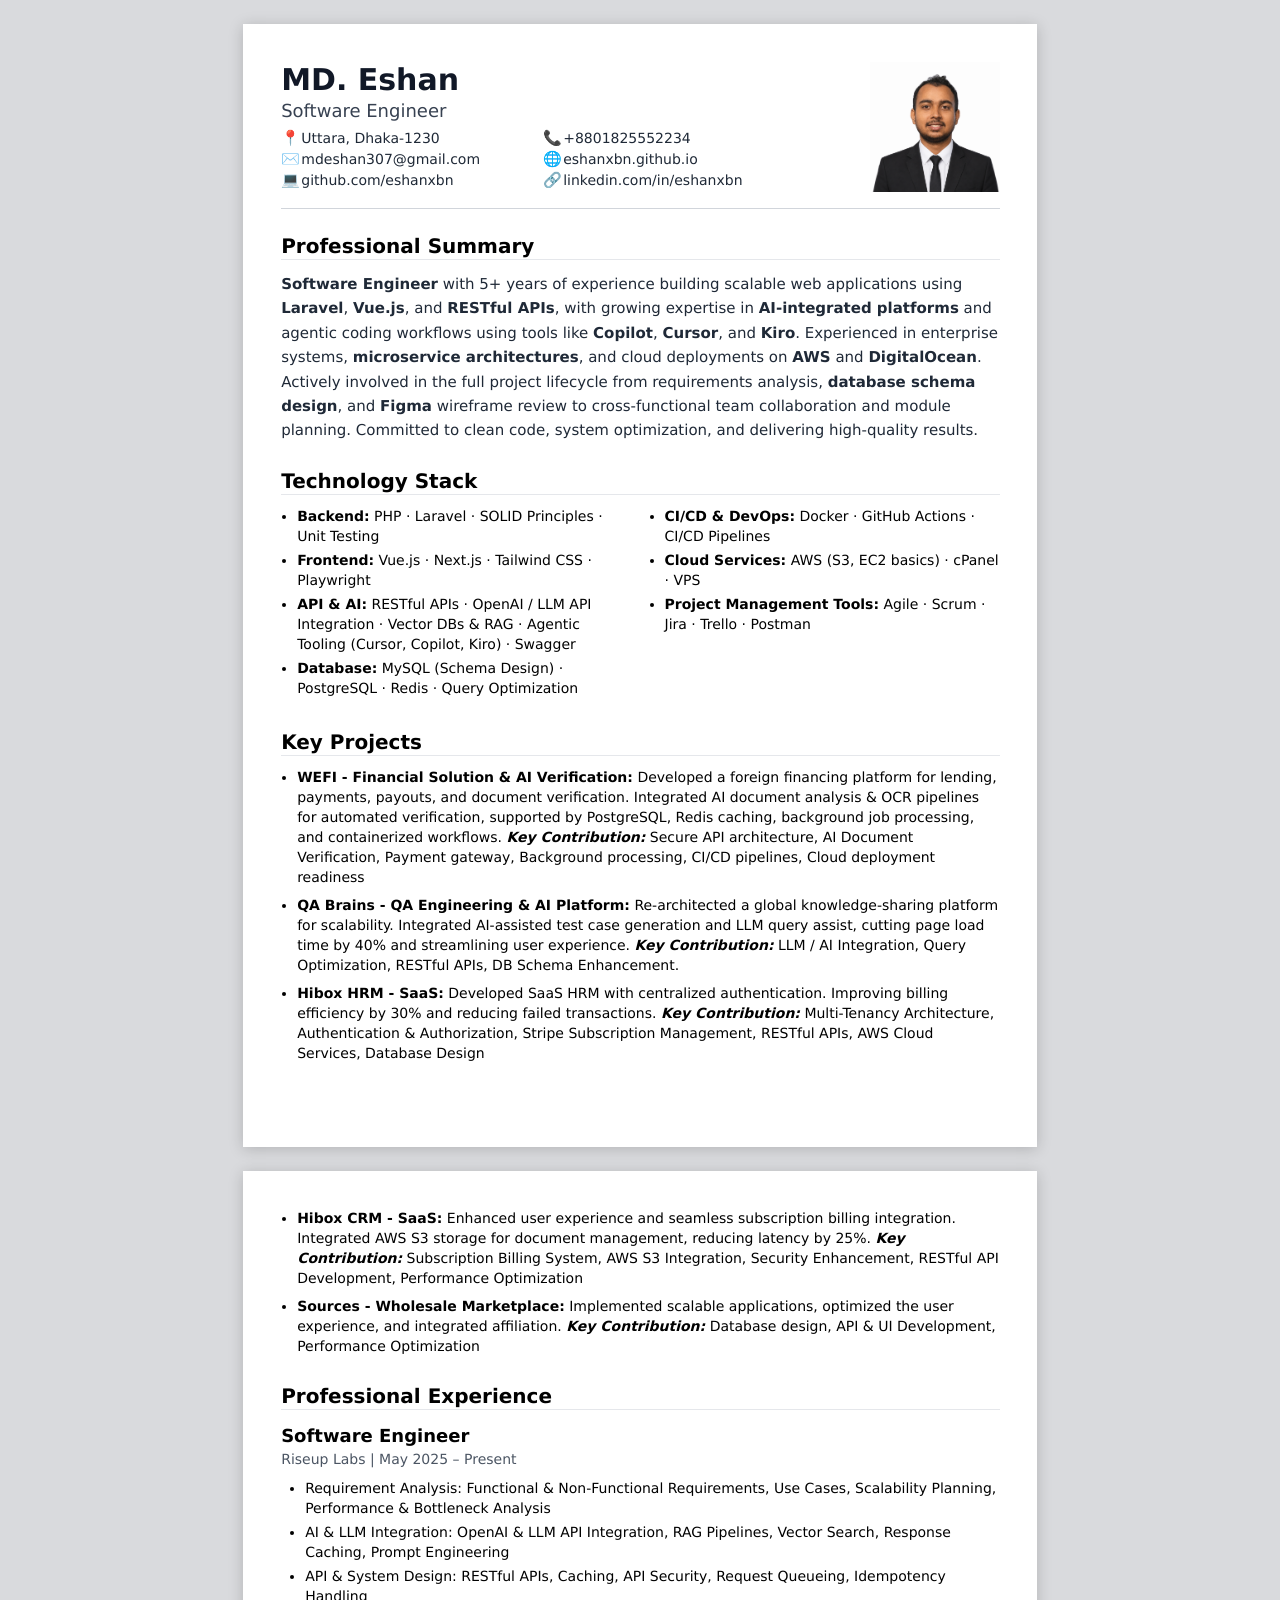
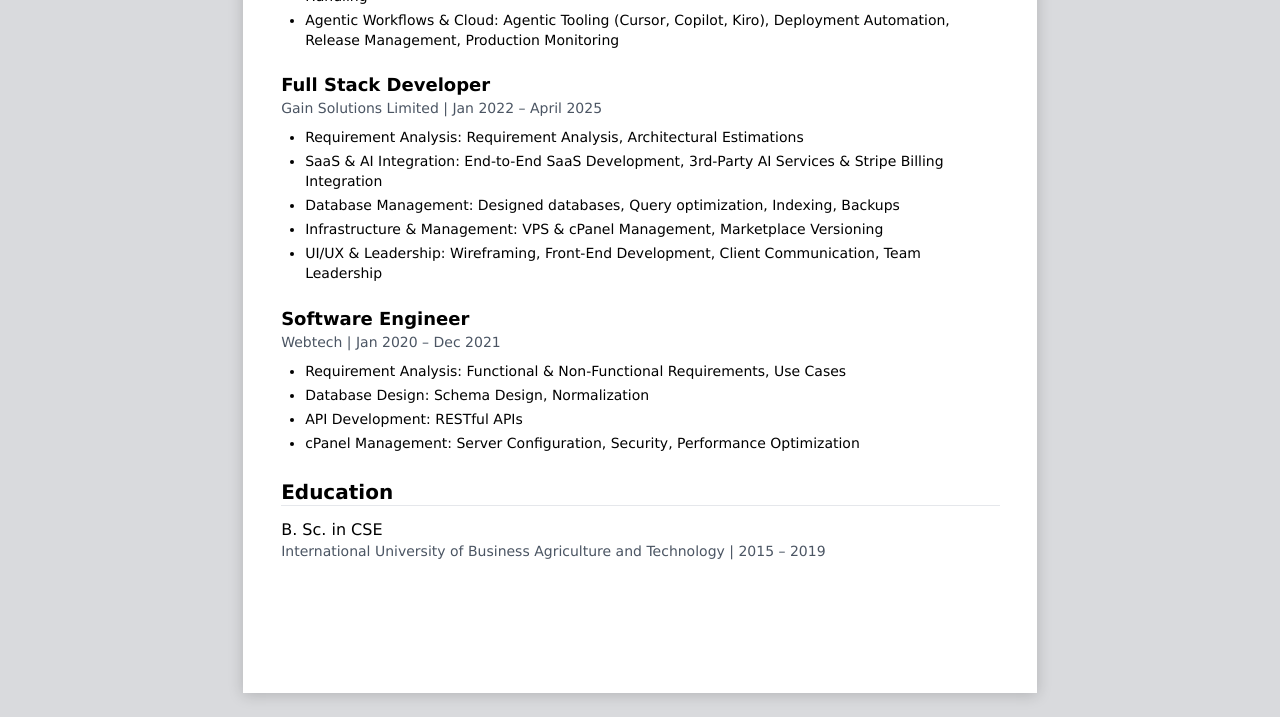
<file: cv-html/index.html>
<!DOCTYPE html>
<html lang="en">
<head>
<meta charset="utf-8">
<meta name="viewport" content="width=device-width, initial-scale=1">
<title>MD. ESHAN</title>
<link rel="stylesheet" href="style.css">
</head>
<body>
<main>

  <!-- ============================ PAGE 1 ============================ -->
  <div class="page">

    <header class="masthead">
      <div class="identity">
        <h1>MD. Eshan</h1>
        <p class="role">Software Engineer</p>

        <ul class="contact">
          <li><span class="ico">&#128205;</span>Uttara, Dhaka-1230</li>
          <li><span class="ico">&#128222;</span>+8801825552234</li>
          <li><span class="ico">&#9993;&#65039;</span>mdeshan307@gmail.com</li>
          <li><span class="ico">&#127760;</span><a href="https://eshanxbn.github.io/">eshanxbn.github.io</a></li>
          <li><span class="ico">&#128187;</span><a href="https://github.com/eshanxbn">github.com/eshanxbn</a></li>
          <li><span class="ico">&#128279;</span><a href="https://www.linkedin.com/in/eshanxbn">linkedin.com/in/eshanxbn</a></li>
        </ul>
      </div>

      <img class="portrait" src="eshan.png" alt="MD. Eshan">
    </header>

    <section class="block summary" id="summary">
      <h2>Professional Summary</h2>
      <p><b>Software Engineer</b> with 5+ years of experience building scalable web applications using <b>Laravel</b>, <b>Vue.js</b>, and
        <b>RESTful APIs</b>, with growing expertise in <b>AI-integrated platforms</b> and agentic coding workflows using tools
        like <b>Copilot</b>, <b>Cursor</b>, and <b>Kiro</b>. Experienced in enterprise systems, <b>microservice architectures</b>, and cloud
        deployments on <b>AWS</b> and <b>DigitalOcean</b>.</p>
      <p>Actively involved in the full project lifecycle from requirements analysis, <b>database schema design</b>, and <b>Figma</b>
        wireframe review to cross-functional team collaboration and module planning. Committed to clean code,
        system optimization, and delivering high-quality results.</p>
    </section>

    <section class="block" id="stack">
      <h2>Technology Stack</h2>
      <div class="stack">
        <ul>
          <li><b>Backend:</b> PHP &middot; Laravel &middot; SOLID Principles &middot; Unit Testing</li>
          <li><b>Frontend:</b> Vue.js &middot; Next.js &middot; Tailwind CSS &middot; Playwright</li>
          <li><b>API &amp; AI:</b> RESTful APIs &middot; OpenAI / LLM API Integration &middot; Vector DBs &amp; RAG &middot; Agentic Tooling (Cursor, Copilot, Kiro) &middot; Swagger</li>
          <li><b>Database:</b> MySQL (Schema Design) &middot; PostgreSQL &middot; Redis &middot; Query Optimization</li>
        </ul>
        <ul>
          <li><b>CI/CD &amp; DevOps:</b> Docker &middot; GitHub Actions &middot; CI/CD Pipelines</li>
          <li><b>Cloud Services:</b> AWS (S3, EC2 basics) &middot; cPanel &middot; VPS</li>
          <li><b>Project Management Tools:</b> Agile &middot; Scrum &middot; Jira &middot; Trello &middot; Postman</li>
        </ul>
      </div>
    </section>

    <section class="block" id="projects">
      <h2>Key Projects</h2>
      <ul class="projects">
        <li><b>WEFI - Financial Solution &amp; AI Verification:</b> Developed a foreign financing platform for lending,
          payments, payouts, and document verification. Integrated AI document analysis &amp; OCR pipelines for automated
          verification, supported by PostgreSQL, Redis caching, background job processing, and containerized workflows.
          <b><i>Key Contribution:</i></b> Secure API architecture, AI Document Verification, Payment gateway, Background processing, CI/CD
          pipelines, Cloud deployment readiness</li>
        <li><b>QA Brains - QA Engineering &amp; AI Platform:</b> Re-architected a global knowledge-sharing
          platform for scalability. Integrated AI-assisted test case generation and LLM query assist, cutting page load time by
          40% and streamlining user experience.
          <b><i>Key Contribution:</i></b> LLM / AI Integration, Query Optimization, RESTful APIs, DB Schema Enhancement.</li>
        <li><b>Hibox HRM - SaaS:</b> Developed SaaS HRM with centralized
          authentication. Improving billing efficiency by 30% and reducing
          failed transactions.
          <b><i>Key Contribution:</i></b> Multi-Tenancy Architecture,
          Authentication &amp; Authorization, Stripe Subscription
          Management, RESTful APIs, AWS Cloud Services, Database Design</li>
      </ul>
    </section>

  </div>

  <!-- ============================ PAGE 2 ============================ -->
  <div class="page">

    <ul class="projects continued">
      <li><b>Hibox CRM - SaaS:</b> Enhanced user experience and seamless
        subscription billing integration. Integrated AWS S3 storage for document
        management, reducing latency by 25%.
        <b><i>Key Contribution:</i></b> Subscription Billing System,
        AWS S3 Integration, Security Enhancement,
        RESTful API Development, Performance Optimization</li>
      <li><b>Sources - Wholesale Marketplace:</b> Implemented scalable applications, optimized the
        user experience, and integrated affiliation.
        <b><i>Key Contribution:</i></b> Database design, API &amp; UI
        Development, Performance Optimization</li>
    </ul>

    <section class="block" id="experience">
      <h2>Professional Experience</h2>

      <h3>Software Engineer</h3>
      <p class="meta">Riseup Labs | May 2025 &ndash; Present</p>
      <ul class="duties">
        <li>Requirement Analysis: Functional &amp; Non-Functional Requirements, Use Cases, Scalability Planning, Performance &amp; Bottleneck Analysis</li>
        <li>AI &amp; LLM Integration: OpenAI &amp; LLM API Integration, RAG Pipelines, Vector Search, Response Caching, Prompt Engineering</li>
        <li>API &amp; System Design: RESTful APIs, Caching, API Security, Request Queueing, Idempotency Handling</li>
        <li>Agentic Workflows &amp; Cloud: Agentic Tooling (Cursor, Copilot, Kiro), Deployment Automation, Release Management, Production Monitoring</li>
      </ul>

      <h3>Full Stack Developer</h3>
      <p class="meta">Gain Solutions Limited | Jan 2022 &ndash; April 2025</p>
      <ul class="duties">
        <li>Requirement Analysis: Requirement Analysis, Architectural Estimations</li>
        <li>SaaS &amp; AI Integration: End-to-End SaaS Development, 3rd-Party AI Services &amp; Stripe Billing Integration</li>
        <li>Database Management: Designed databases, Query optimization, Indexing, Backups</li>
        <li>Infrastructure &amp; Management: VPS &amp; cPanel Management, Marketplace Versioning</li>
        <li>UI/UX &amp; Leadership: Wireframing, Front-End Development, Client Communication, Team Leadership</li>
      </ul>

      <h3>Software Engineer</h3>
      <p class="meta">Webtech | Jan 2020 &ndash; Dec 2021</p>
      <ul class="duties">
        <li>Requirement Analysis: Functional &amp; Non-Functional Requirements, Use Cases</li>
        <li>Database Design: Schema Design, Normalization</li>
        <li>API Development: RESTful APIs</li>
        <li>cPanel Management: Server Configuration, Security, Performance Optimization</li>
      </ul>
    </section>

    <section class="block" id="education">
      <h2>Education</h2>
      <div class="education">
        <div>
          <h3 class="degree">B. Sc. in CSE</h3>
          <p class="meta">International University of Business Agriculture and Technology | 2015 &ndash; 2019</p>
        </div>
      </div>
    </section>

  </div>

</main>
<script>
  if (new URLSearchParams(window.location.search).get('print') === 'true') {
    window.addEventListener('load', () => {
      setTimeout(() => {
        window.print();
      }, 500);
    });
  }
</script>
</body>
</html>
</file>
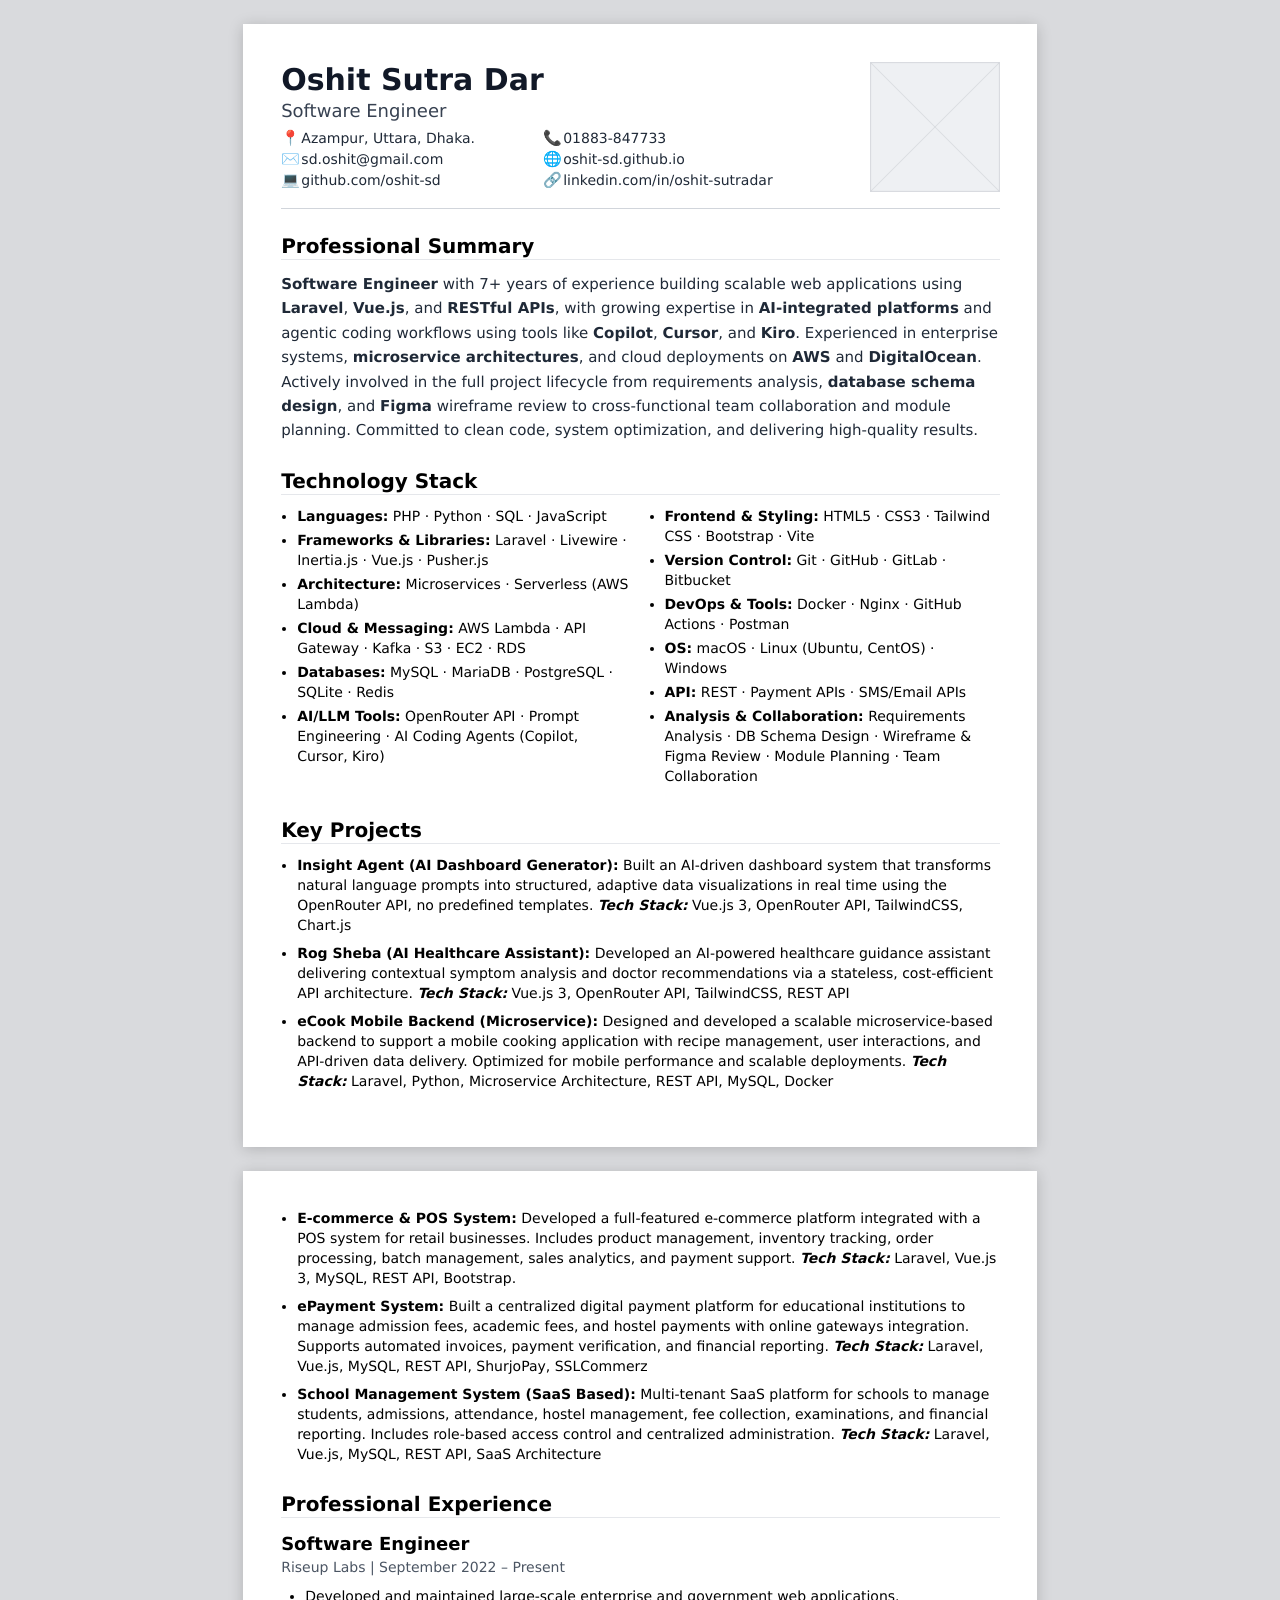
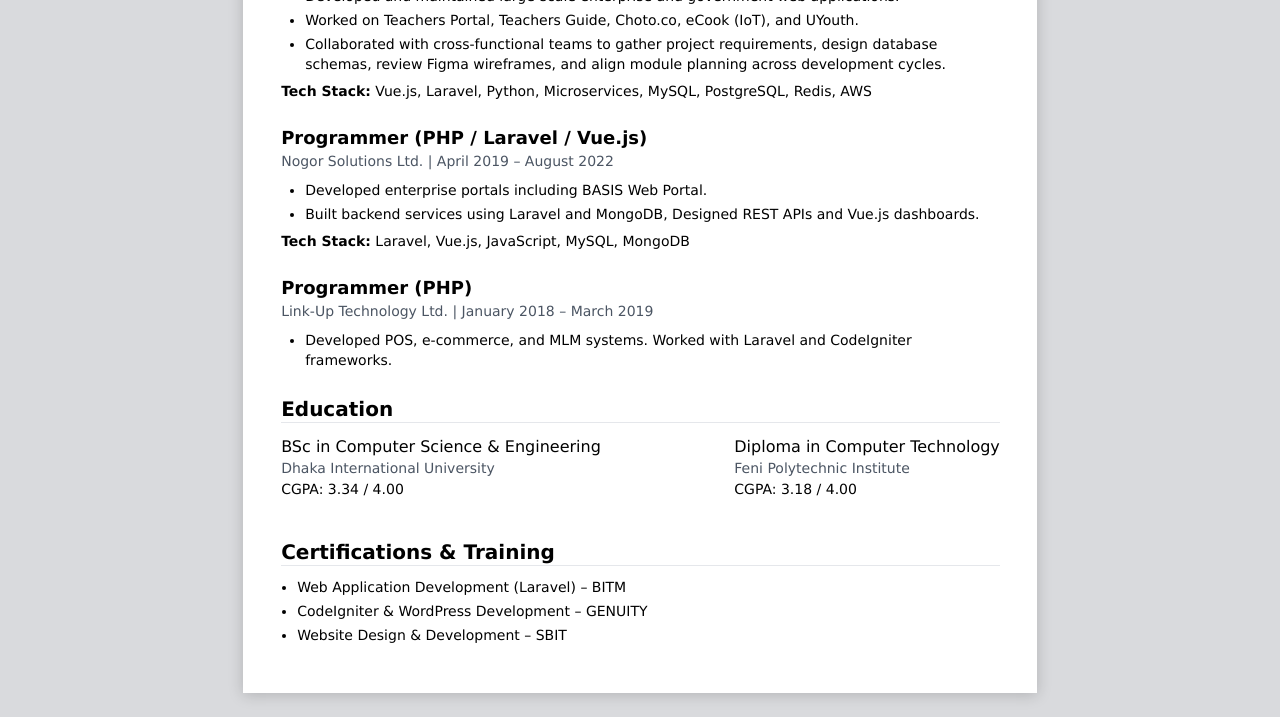
<file: cv-html/oshit.html>
<!DOCTYPE html>
<html lang="en">
<head>
<meta charset="utf-8">
<meta name="viewport" content="width=device-width, initial-scale=1">
<title>OSHIT-SUTRA-DAR</title>
<link rel="stylesheet" href="style.css">
</head>
<body>
<main>

  <!-- ============================ PAGE 1 ============================ -->
  <div class="page">

    <header class="masthead">
      <div class="identity">
        <h1>Oshit Sutra Dar</h1>
        <p class="role">Software Engineer</p>

        <ul class="contact">
          <li><span class="ico">&#128205;</span>Azampur, Uttara, Dhaka.</li>
          <li><span class="ico">&#128222;</span>01883-847733</li>
          <li><span class="ico">&#9993;&#65039;</span>sd.oshit@gmail.com</li>
          <li><span class="ico">&#127760;</span><a href="https://oshit-sd.github.io/">oshit-sd.github.io</a></li>
          <li><span class="ico">&#128187;</span><a href="https://github.com/oshit-sd">github.com/oshit-sd</a></li>
          <li><span class="ico">&#128279;</span><a href="https://www.linkedin.com/in/oshitsd">linkedin.com/in/oshit-sutradar</a></li>
        </ul>
      </div>

      <img class="portrait" src="photo.png" alt="Oshit Sutra Dar">
    </header>

    <section class="block summary" id="summary">
      <h2>Professional Summary</h2>
      <p><b>Software Engineer</b> with 7+ years of experience building scalable web applications using <b>Laravel</b>, <b>Vue.js</b>, and
        <b>RESTful APIs</b>, with growing expertise in <b>AI-integrated platforms</b> and agentic coding workflows using tools
        like <b>Copilot</b>, <b>Cursor</b>, and <b>Kiro</b>. Experienced in enterprise systems, <b>microservice architectures</b>, and cloud
        deployments on <b>AWS</b> and <b>DigitalOcean</b>.</p>
      <p>Actively involved in the full project lifecycle from requirements analysis, <b>database schema design</b>, and <b>Figma</b>
        wireframe review to cross-functional team collaboration and module planning. Committed to clean code,
        system optimization, and delivering high-quality results.</p>
    </section>

    <section class="block" id="stack">
      <h2>Technology Stack</h2>
      <div class="stack">
        <ul>
          <li><b>Languages:</b> PHP &middot; Python &middot; SQL &middot; JavaScript</li>
          <li><b>Frameworks &amp; Libraries:</b> Laravel &middot; Livewire &middot; Inertia.js &middot; Vue.js &middot; Pusher.js</li>
          <li><b>Architecture:</b> Microservices &middot; Serverless (AWS Lambda)</li>
          <li><b>Cloud &amp; Messaging:</b> AWS Lambda &middot; API Gateway &middot; Kafka &middot; S3 &middot; EC2 &middot; RDS</li>
          <li><b>Databases:</b> MySQL &middot; MariaDB &middot; PostgreSQL &middot; SQLite &middot; Redis</li>
          <li><b>AI/LLM Tools:</b> OpenRouter API &middot; Prompt Engineering &middot; AI Coding Agents (Copilot, Cursor, Kiro)</li>
        </ul>
        <ul>
          <li><b>Frontend &amp; Styling:</b> HTML5 &middot; CSS3 &middot; Tailwind CSS &middot; Bootstrap &middot; Vite</li>
          <li><b>Version Control:</b> Git &middot; GitHub &middot; GitLab &middot; Bitbucket</li>
          <li><b>DevOps &amp; Tools:</b> Docker &middot; Nginx &middot; GitHub Actions &middot; Postman</li>
          <li><b>OS:</b> macOS &middot; Linux (Ubuntu, CentOS) &middot; Windows</li>
          <li><b>API:</b> REST &middot; Payment APIs &middot; SMS/Email APIs</li>
          <li><b>Analysis &amp; Collaboration:</b> Requirements Analysis &middot; DB Schema Design &middot; Wireframe &amp; Figma Review &middot; Module Planning &middot; Team Collaboration</li>
        </ul>
      </div>
    </section>

    <section class="block" id="projects">
      <h2>Key Projects</h2>
      <ul class="projects">
        <li><b>Insight Agent (AI Dashboard Generator):</b> Built an AI-driven dashboard system that transforms natural language
          prompts into structured, adaptive data visualizations in real time using the OpenRouter API, no predefined
          templates. <b><i>Tech Stack:</i></b> Vue.js 3, OpenRouter API, TailwindCSS, Chart.js</li>
        <li><b>Rog Sheba (AI Healthcare Assistant):</b> Developed an AI-powered healthcare guidance assistant delivering
          contextual symptom analysis and doctor recommendations via a stateless, cost-efficient API architecture.
          <b><i>Tech Stack:</i></b> Vue.js 3, OpenRouter API, TailwindCSS, REST API</li>
        <li><b>eCook Mobile Backend (Microservice):</b> Designed and developed a scalable microservice-based backend to support
          a mobile cooking application with recipe management, user interactions, and API-driven data delivery. Optimized
          for mobile performance and scalable deployments. <b><i>Tech Stack:</i></b> Laravel, Python, Microservice Architecture, REST
          API, MySQL, Docker</li>
      </ul>
    </section>

  </div>

  <!-- ============================ PAGE 2 ============================ -->
  <div class="page">

    <ul class="projects continued">
      <li><b>E-commerce &amp; POS System:</b> Developed a full-featured e-commerce platform integrated with a POS system for
        retail businesses. Includes product management, inventory tracking, order processing, batch management, sales
        analytics, and payment support. <b><i>Tech Stack:</i></b> Laravel, Vue.js 3, MySQL, REST API, Bootstrap.</li>
      <li><b>ePayment System:</b> Built a centralized digital payment platform for educational institutions to manage admission
        fees, academic fees, and hostel payments with online gateways integration. Supports automated invoices, payment
        verification, and financial reporting. <b><i>Tech Stack:</i></b> Laravel, Vue.js, MySQL, REST API, ShurjoPay, SSLCommerz</li>
      <li><b>School Management System (SaaS Based):</b> Multi-tenant SaaS platform for schools to manage students,
        admissions, attendance, hostel management, fee collection, examinations, and financial reporting. Includes role-based
        access control and centralized administration. <b><i>Tech Stack:</i></b> Laravel, Vue.js, MySQL, REST API, SaaS
        Architecture</li>
    </ul>

    <section class="block" id="experience">
      <h2>Professional Experience</h2>

      <h3>Software Engineer</h3>
      <p class="meta">Riseup Labs | September 2022 &ndash; Present</p>
      <ul class="duties">
        <li>Developed and maintained large-scale enterprise and government web applications.</li>
        <li>Worked on Teachers Portal, Teachers Guide, Choto.co, eCook (IoT), and UYouth.</li>
        <li>Collaborated with cross-functional teams to gather project requirements, design database schemas, review Figma
          wireframes, and align module planning across development cycles.</li>
      </ul>
      <p class="tech"><b>Tech Stack:</b> Vue.js, Laravel, Python, Microservices, MySQL, PostgreSQL, Redis, AWS</p>

      <h3>Programmer (PHP / Laravel / Vue.js)</h3>
      <p class="meta">Nogor Solutions Ltd. | April 2019 &ndash; August 2022</p>
      <ul class="duties">
        <li>Developed enterprise portals including BASIS Web Portal.</li>
        <li>Built backend services using Laravel and MongoDB, Designed REST APIs and Vue.js dashboards.</li>
      </ul>
      <p class="tech"><b>Tech Stack:</b> Laravel, Vue.js, JavaScript, MySQL, MongoDB</p>

      <h3>Programmer (PHP)</h3>
      <p class="meta">Link-Up Technology Ltd. | January 2018 &ndash; March 2019</p>
      <ul class="duties">
        <li>Developed POS, e-commerce, and MLM systems. Worked with Laravel and CodeIgniter frameworks.</li>
      </ul>
    </section>

    <section class="block" id="education">
      <h2>Education</h2>
      <div class="education">
        <div>
          <h3 class="degree">BSc in Computer Science &amp; Engineering</h3>
          <p class="meta">Dhaka International University</p>
          <p class="cgpa">CGPA: 3.34 / 4.00</p>
        </div>
        <div>
          <h3 class="degree">Diploma in Computer Technology</h3>
          <p class="meta">Feni Polytechnic Institute</p>
          <p class="cgpa">CGPA: 3.18 / 4.00</p>
        </div>
      </div>
    </section>

    <section class="block" id="certifications">
      <h2>Certifications &amp; Training</h2>
      <ul class="certs">
        <li>Web Application Development (Laravel) &ndash; BITM</li>
        <li>CodeIgniter &amp; WordPress Development &ndash; GENUITY</li>
        <li>Website Design &amp; Development &ndash; SBIT</li>
      </ul>
    </section>

  </div>

</main>
</body>
</html>
</file>
<file: cv-html/style.css>
/* ============================================================
   Oshit Sutra Dar — CV
   Print sheet: A4 (210 × 297 mm), two fixed pages, no printer margin.
   Every length is px so screen and print rendering stay identical.
   Fractional values are measured from the source document and are
   intentional — rounding them shifts the vertical rhythm.
   ============================================================ */

@page {
    size: A4;
    margin: 0;
}

:root {
    /* Sheet geometry — for US Letter use 8.5in / 11in and `size: letter` */
    --sheet-width: 210mm;
    --sheet-height: 297mm;
    --sheet-padding: 38px;
    --sheet-padding-right: 37px;

    /* Palette */
    --ink: #000000;
    --ink-body: #1f2937;
    --ink-name: #111827;
    --ink-role: #374151;
    --ink-meta: #4b5563;
    --rule-soft: #e5e7eb;
    --rule-strong: #d1d5db;

    /* Type */
    --font: "Ubuntu Sans", "Ubuntu", "DejaVu Sans", sans-serif;
    --emoji: "Noto Color Emoji", "Apple Color Emoji", "Segoe UI Emoji", sans-serif;
}

* {
    margin: 0;
    padding: 0;
    box-sizing: border-box;
}

html {
    background: #d9dadd;
}

body {
    font-family: var(--font);
    font-size: 14px;
    line-height: 20px;
    color: var(--ink);
    -webkit-font-smoothing: antialiased;
    text-rendering: geometricPrecision;
    print-color-adjust: exact;
    -webkit-print-color-adjust: exact;
}

.page {
    position: relative;
    width: var(--sheet-width);
    height: var(--sheet-height);
    padding: var(--sheet-padding);
    padding-right: var(--sheet-padding-right);
    margin: 0 auto;
    overflow: hidden;
    background: #ffffff;
}

/* ---------- Masthead ------------------------------------------------ */

.masthead {
    display: flex;
    gap: 65px;
    align-items: flex-start;
    padding-bottom: 16px;
    border-bottom: 1px solid var(--rule-strong);
}

.identity {
    flex: 1;
    min-width: 0;
}

h1 {
    font-size: 30px;
    line-height: 1.25;
    font-weight: 700;
    color: var(--ink-name);
}

.role {
    font-size: 18px;
    line-height: 1.3;
    font-weight: 500;
    color: var(--ink-role);
}

.contact {
    display: grid;
    grid-template-columns: 1fr 1fr;
    margin-top: 6px;
    list-style: none;
}

.contact li {
    font-size: 14px;
    line-height: 21px;
    color: var(--ink-body);
    white-space: nowrap;
}

.contact a {
    color: inherit;
    text-decoration: none;
}

.ico {
    display: inline-block;
    width: 20.2px;
    font-family: var(--emoji);
    font-size: 15px;
    line-height: 1;
}

.portrait {
    flex: none;
    width: 130px;
    height: 130px;
    object-fit: cover;
    background: #eef0f3;
}

/* ---------- Section shell ------------------------------------------- */

.block {
    margin-top: 24px;
}

h2 {
    font-size: 20px;
    line-height: 1.3;
    font-weight: 600;
    color: var(--ink);
    border-bottom: 1px solid var(--rule-soft);
    margin-bottom: 12px;
}

/* Section-to-section rhythm, matched to the source document */
#stack {
    margin-top: 25.5px;
}

#projects {
    margin-top: 30.2px;
}

#experience {
    margin-top: 26.2px;
}

#education {
    margin-top: 25.2px;
}

#certifications {
    margin-top: 37.7px;
}

/* ---------- Professional summary ------------------------------------ */

.summary p {
    font-size: 15px;
    line-height: 1.625;
    color: var(--ink-body);
}

/* ---------- Technology stack ---------------------------------------- */

.stack {
    display: grid;
    grid-template-columns: 1fr 1fr;
    gap: 16px;
}

.stack ul {
    padding-left: 16px;
}

.stack li {
    line-height: 20px;
}

.stack li + li {
    margin-top: 4px;
}

/* ---------- Key projects -------------------------------------------- */

.projects {
    padding-left: 16px;
}

.projects li {
    line-height: 20px;
}

.projects li + li {
    margin-top: 8px;
}

/* ---------- Professional experience --------------------------------- */

h3 {
    font-size: 18px;
    line-height: 1.5;
    font-weight: 600;
    margin-top: 21.8px;
}

.block > h3:first-of-type {
    margin-top: 13.1px;
}

.meta {
    font-size: 14px;
    line-height: 21px;
    color: var(--ink-meta);
}

.duties {
    margin-top: 7.8px;
    padding-left: 24px;
}

.duties li {
    line-height: 20px;
}

.duties li + li {
    margin-top: 4px;
}

.tech {
    margin-top: 7.5px;
    line-height: 21px;
}

/* ---------- Education ----------------------------------------------- */

.education {
    display: flex;
    justify-content: space-between;
    margin-bottom: 13.7px;
}

/* padding + line-height together keep the 24px slot of the source */
.degree {
    font-size: 16px;
    line-height: 23.6px;
    font-weight: 500;
    padding-top: 0.4px;
    margin-top: 0;
}

.cgpa {
    line-height: 21px;
}

/* ---------- Certifications ------------------------------------------ */

.certs {
    padding-left: 16px;
}

.certs li {
    line-height: 20px;
}

.certs li + li {
    margin-top: 4px;
}

/* ---------- Screen preview only ------------------------------------- */

@media screen {
    body {
        padding: 24px 0;
    }

    .page {
        box-shadow: 0 2px 14px rgba(0, 0, 0, 0.18);
    }

    .page + .page {
        margin-top: 24px;
    }
}

@media print {
    html {
        background: #ffffff;
    }

    .page {
        box-shadow: none;
        break-after: page;
    }

    .page:last-child {
        break-after: auto;
    }
}
</file>
